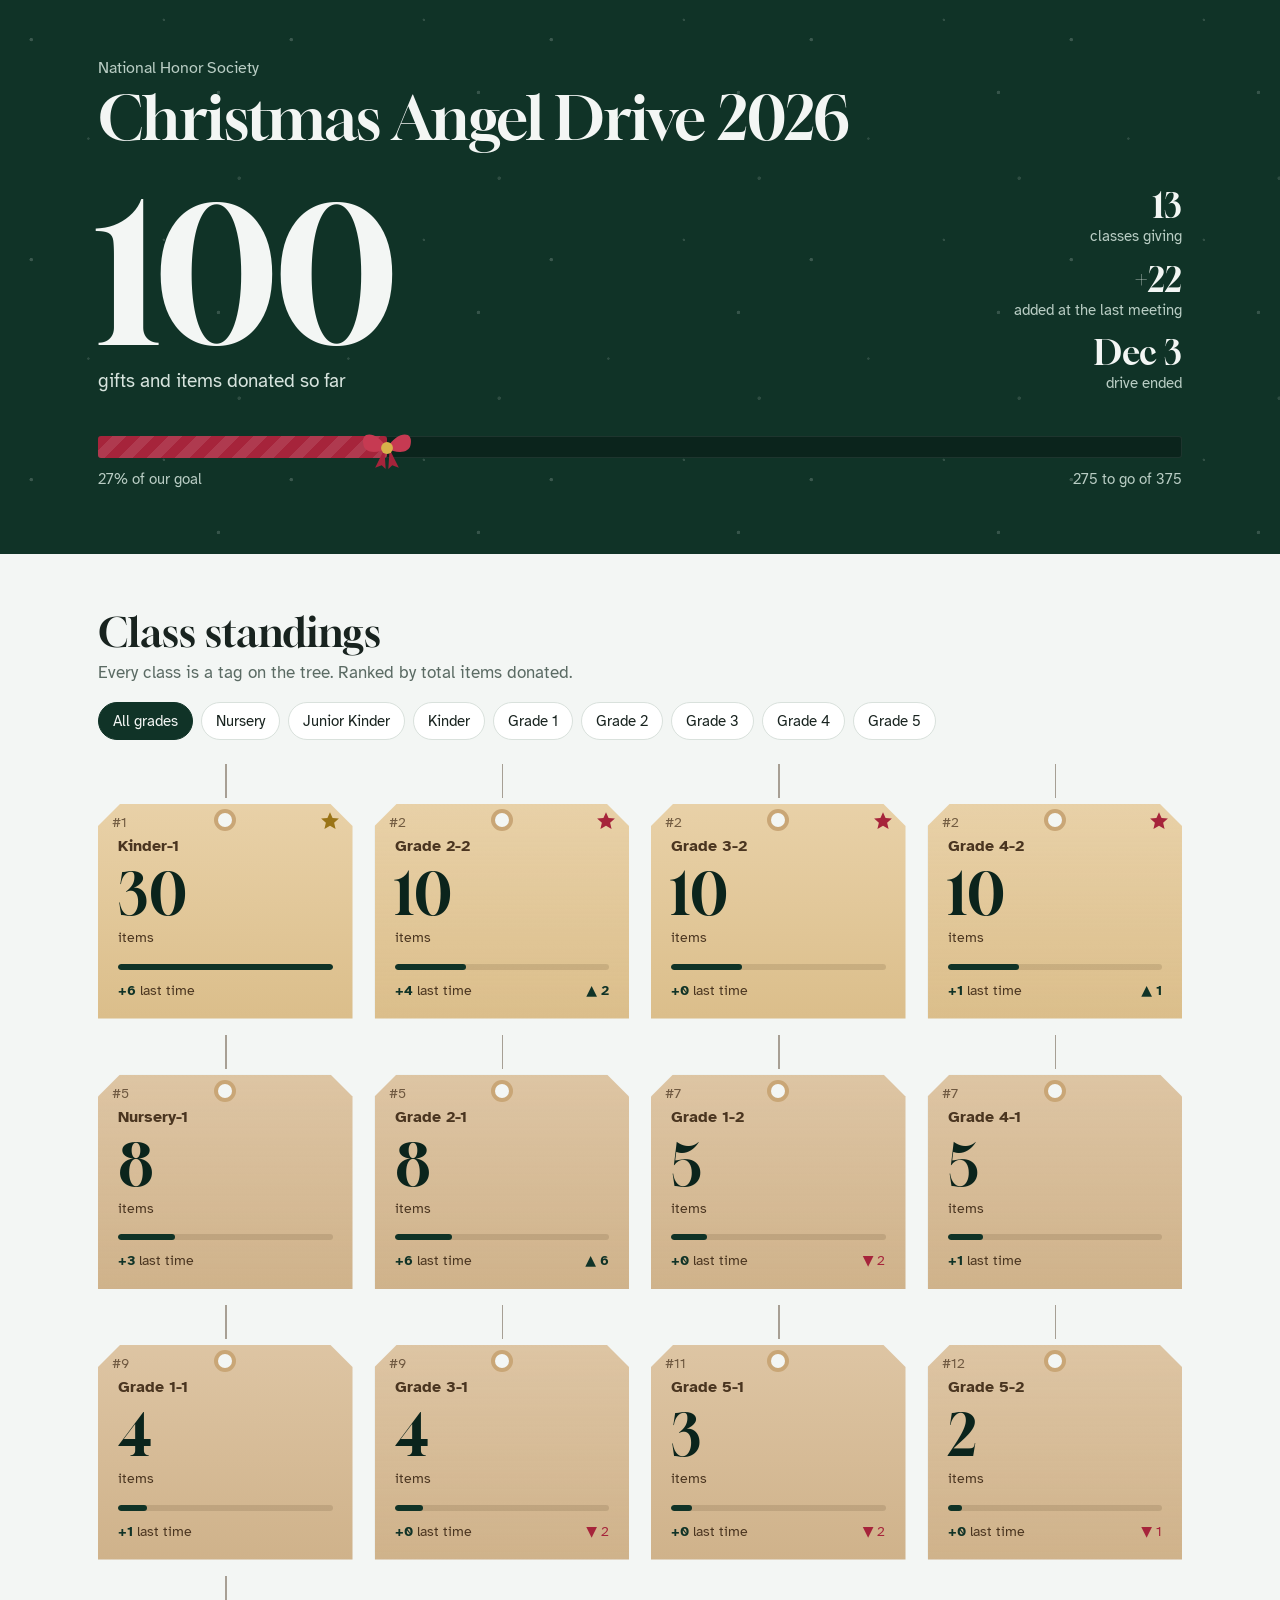
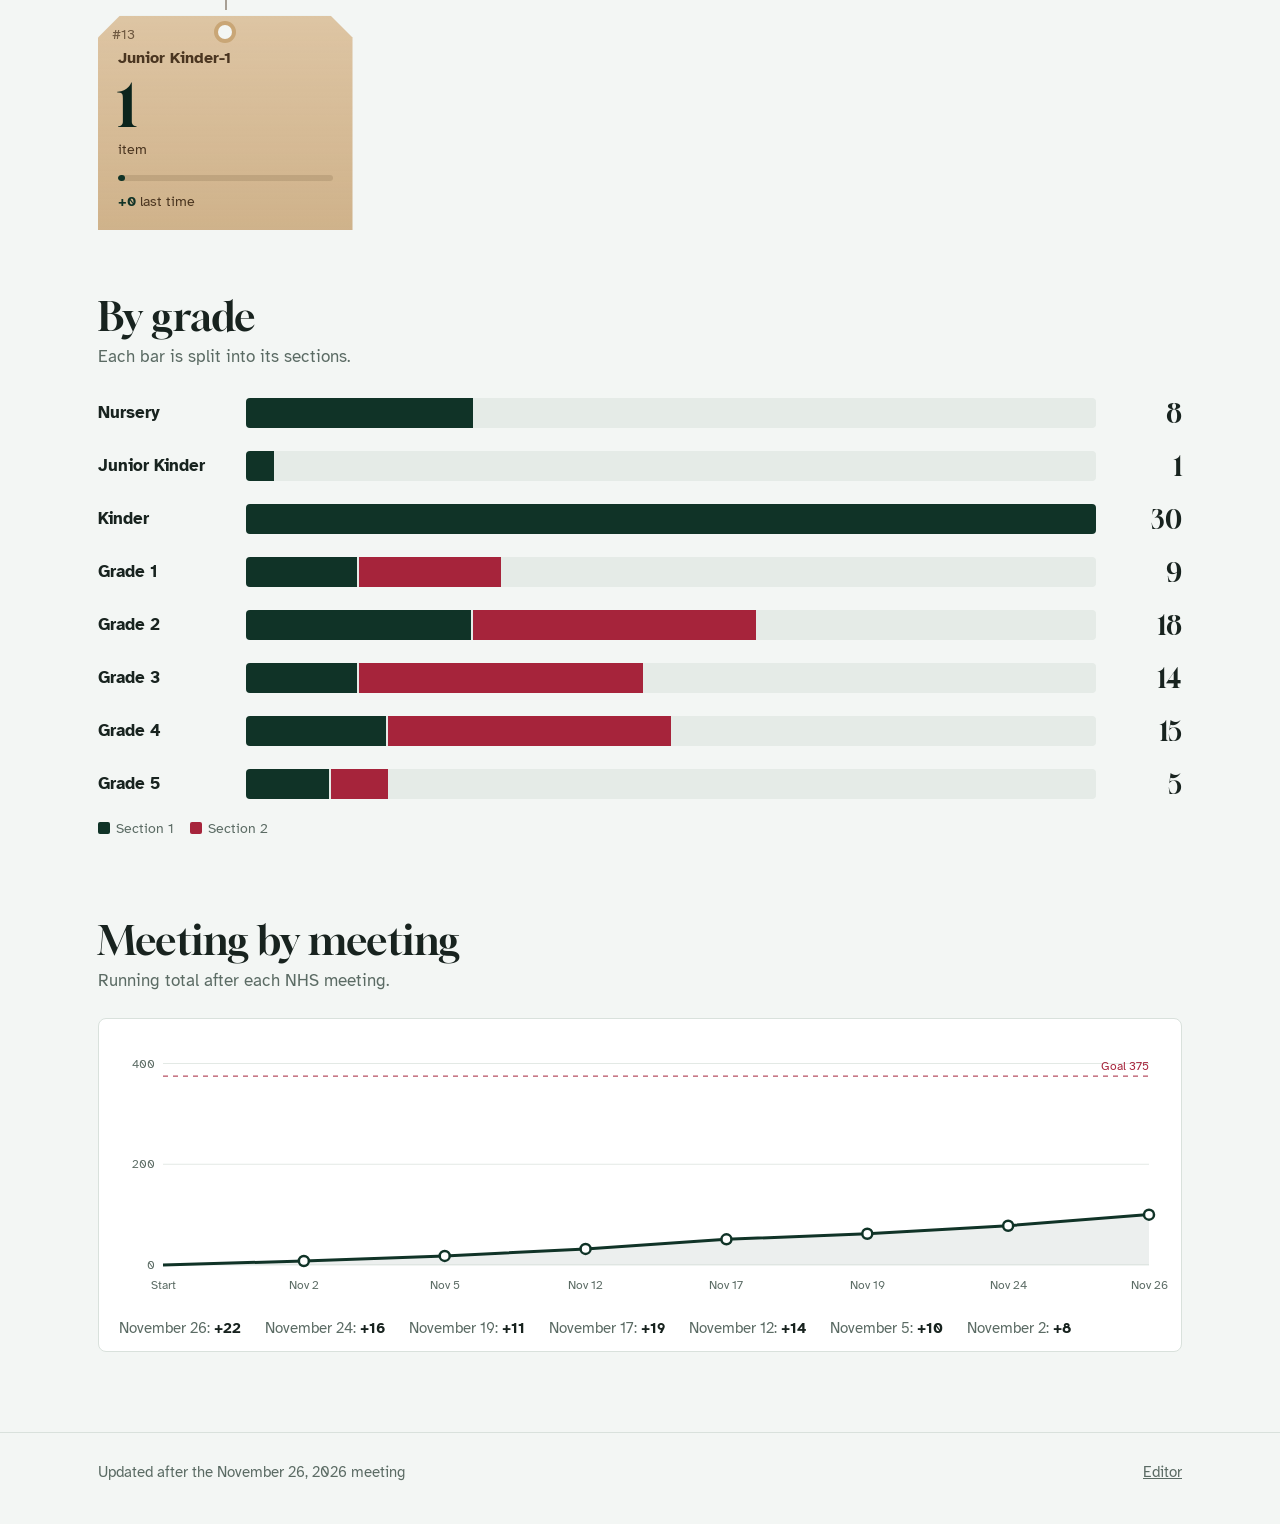
<file: index.html>
<!doctype html>
<html lang="en">
<head>
  <meta charset="utf-8">
  <meta name="viewport" content="width=device-width, initial-scale=1">
  <title>Christmas Angel Drive</title>
  <meta name="description" content="Live class standings for the National Honor Society Christmas Angel Drive.">
  <link rel="preconnect" href="https://fonts.googleapis.com">
  <link rel="preconnect" href="https://fonts.gstatic.com" crossorigin>
  <link href="https://fonts.googleapis.com/css2?family=Atkinson+Hyperlegible:wght@400;700&family=Gloock&display=swap" rel="stylesheet">
  <link rel="stylesheet" href="styles.css?v=20261102a">
  <link rel="icon" href="data:image/svg+xml,%3Csvg xmlns='http://www.w3.org/2000/svg' viewBox='0 0 32 32'%3E%3Crect width='32' height='32' rx='6' fill='%23103327'/%3E%3Cpath d='M16 5l3 7h7l-5.5 4.5 2 7.5L16 19.5 9.5 24l2-7.5L6 12h7z' fill='%23d8b24a'/%3E%3C/svg%3E">
</head>
<body>
  <div class="sample-banner" id="sample-banner" hidden>
    <div class="wrap"><p>These are sample numbers. Real totals appear after the first meeting is published from the editor.</p></div>
  </div>

  <header class="hero">
    <div class="wrap">
      <p class="org" id="org">National Honor Society</p>
      <h1 id="title">Christmas Angel Drive 2026</h1>

      <div class="hero-grid">
        <div>
          <div class="total-num" id="total">0</div>
          <div class="total-label">gifts and items donated so far</div>
        </div>
        <div class="hero-facts">
          <div class="fact"><b id="fact-classes">–</b><span>classes giving</span></div>
          <div class="fact"><b id="fact-last">–</b><span>added at the last meeting</span></div>
          <div class="fact" id="fact-days-wrap"><b id="fact-days">–</b><span id="fact-days-label">days left</span></div>
        </div>
      </div>

      <div class="ribbon" id="ribbon">
        <div class="ribbon-track" role="progressbar" aria-label="Progress toward goal" aria-valuemin="0" id="ribbon-track">
          <div class="ribbon-fill" id="ribbon-fill"></div>
          <svg class="bow" id="bow" viewBox="0 0 44 34" aria-hidden="true">
            <path d="M22 17 C14 4, 2 4, 4 14 C5 22, 16 21, 22 17Z" fill="#c63a52"/>
            <path d="M22 17 C30 4, 42 4, 40 14 C39 22, 28 21, 22 17Z" fill="#c63a52"/>
            <path d="M20 18 L13 32 L18 30 L21 33 Z M24 18 L31 32 L26 30 L23 33 Z" fill="#a6243b"/>
            <circle cx="22" cy="17" r="4.5" fill="#d8b24a"/>
          </svg>
        </div>
        <div class="ribbon-caption"><span id="goal-pct"></span><span id="goal-text"></span></div>
      </div>
    </div>
  </header>

  <main class="wrap">
    <section aria-labelledby="standings-h">
      <div class="section-head">
        <div>
          <h2 id="standings-h">Class standings</h2>
          <p class="section-note">Every class is a tag on the tree. Ranked by total items donated.</p>
        </div>
        <div class="controls" id="grade-filter" role="group" aria-label="Show grade"></div>
      </div>
      <ol class="tags" id="tags"></ol>
    </section>

    <section aria-labelledby="grades-h">
      <div class="section-head">
        <div>
          <h2 id="grades-h">By grade</h2>
          <p class="section-note">Each bar is split into its sections.</p>
        </div>
      </div>
      <ul class="grades" id="grades"></ul>
    </section>

    <section aria-labelledby="history-h">
      <div class="section-head">
        <div>
          <h2 id="history-h">Meeting by meeting</h2>
          <p class="section-note">Running total after each NHS meeting.</p>
        </div>
      </div>
      <div class="chart-card">
        <div id="chart"></div>
        <ul class="meeting-list" id="meeting-list"></ul>
      </div>
    </section>
  </main>

  <footer>
    <div class="wrap">
      <span id="updated">Not updated yet</span>
      <a href="edit.html">Editor</a>
    </div>
  </footer>

  <script src="common.js?v=20261102a"></script>
  <script src="app.js?v=20261102a"></script>
</body>
</html>
</file>
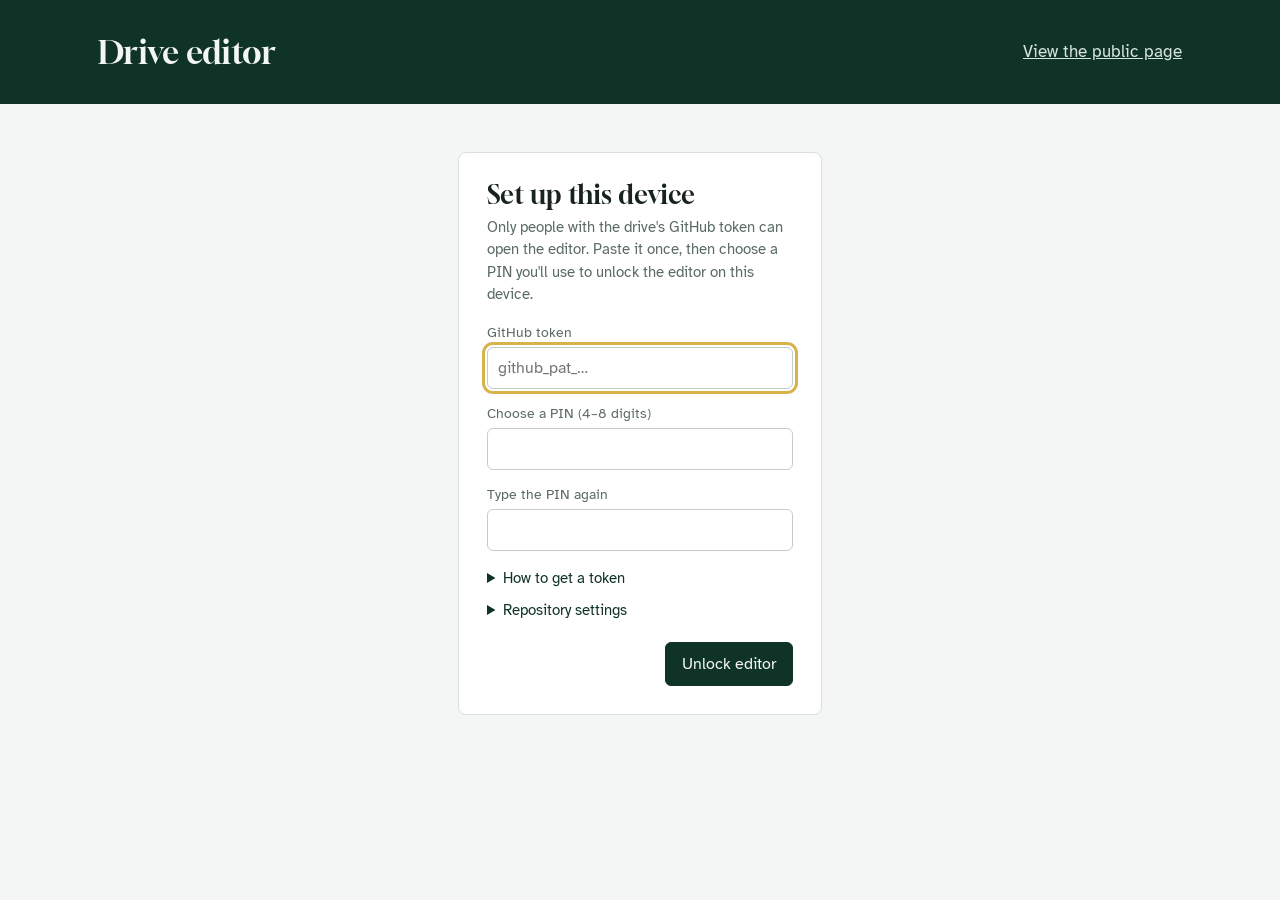
<file: edit.html>
<!doctype html>
<html lang="en">
<head>
  <meta charset="utf-8">
  <meta name="viewport" content="width=device-width, initial-scale=1">
  <title>Drive Editor</title>
  <meta name="robots" content="noindex">
  <link rel="preconnect" href="https://fonts.googleapis.com">
  <link rel="preconnect" href="https://fonts.gstatic.com" crossorigin>
  <link href="https://fonts.googleapis.com/css2?family=Atkinson+Hyperlegible:wght@400;700&family=Gloock&display=swap" rel="stylesheet">
  <link rel="stylesheet" href="styles.css?v=20261102a">
  <style>
    .ed-head { background: var(--pine); color: var(--snow); padding: 28px 0; }
    .ed-head .wrap { display: flex; flex-wrap: wrap; justify-content: space-between; align-items: center; gap: 12px; }
    .ed-head h1 { font-family: var(--display); font-weight: 400; font-size: 32px; margin: 0; }
    .ed-head a { color: #d7e4de; }
    .panel { background: var(--paper); border: 1px solid var(--line); border-radius: 8px; padding: 22px; margin-top: 24px; }
    .panel h2 { font-size: 26px; margin-bottom: 4px; }
    .panel > p.hint { margin: 0 0 16px; color: var(--muted); font-size: 15px; max-width: 70ch; }
    .row { display: flex; flex-wrap: wrap; gap: 14px; align-items: end; }
    label.f { display: grid; gap: 4px; font-size: 14px; color: var(--muted); }
    label.f.grow { flex: 1 1 220px; }
    input, select { font: inherit; font-size: 16px; padding: 8px 10px; border: 1px solid #c3cec8; border-radius: 6px; background: #fff; color: var(--ink); min-width: 0; }
    input[type=number] { width: 100%; }
    .btn { font: inherit; font-size: 16px; padding: 9px 16px; border-radius: 6px; border: 1px solid var(--pine); background: #fff; color: var(--pine); cursor: pointer; }
    .btn.primary { background: var(--pine); color: var(--snow); }
    .btn.danger { border-color: var(--cranberry); color: var(--cranberry); }
    .btn:disabled { opacity: .5; cursor: default; }
    .btn.small { font-size: 14px; padding: 5px 10px; }
    table { width: 100%; border-collapse: collapse; font-size: 16px; }
    th, td { text-align: left; padding: 8px 10px; border-bottom: 1px solid var(--line); }
    th { font-size: 14px; color: var(--muted); font-weight: 400; }
    td.num, th.num { text-align: right; font-variant-numeric: tabular-nums; }
    td.in { width: 140px; }
    td.in input { text-align: right; }
    tfoot td { font-weight: 700; border-bottom: 0; }
    .status { margin-top: 14px; font-size: 15px; padding: 10px 14px; border-radius: 6px; display: none; }
    .status.show { display: block; }
    .status.ok { background: #e3efe8; color: var(--pine); }
    .status.err { background: #f7e2e5; color: #7d1428; }
    .status.info { background: #f6efdc; color: #5a4512; }
    .grade-table td, .grade-table th { padding: 10px; }
    .grade-table select { min-width: 170px; }
    .grade-table .classes-out { color: var(--muted); font-size: 15px; }
    .publish-bar { position: sticky; bottom: 0; background: var(--snow); border-top: 1px solid var(--line); padding: 14px 0; margin-top: 32px; z-index: 5; }
    .publish-bar .wrap { display: flex; flex-wrap: wrap; gap: 12px; align-items: center; justify-content: space-between; }
    .dirty { color: var(--cranberry); font-size: 15px; }
    details summary { cursor: pointer; font-size: 15px; color: var(--pine); }
    details ol { font-size: 15px; color: var(--muted); padding-left: 20px; }
    .table-scroll { overflow-x: auto; }
    @media (max-width: 600px) {
      td.in { width: 100px; }
      th.before, td.before { display: none; }
      .grade-table .classes-out { display: none; }
      .grade-table select { min-width: 0; width: 100%; }
    }
    .lock { max-width: 460px; margin: 48px auto 0; }
    .lock .panel { padding: 28px; }
    .lock h2 { margin-bottom: 6px; }
    .lock .f { margin-top: 14px; }
    .lock input { width: 100%; }
    .pin-input { font-size: 28px; letter-spacing: .4em; text-align: center; padding: 10px; }
    .lock .actions { display: flex; flex-wrap: wrap; gap: 12px; align-items: center; justify-content: space-between; margin-top: 20px; }
    .linkish { background: none; border: 0; padding: 0; font: inherit; font-size: 15px; color: var(--pine); text-decoration: underline; cursor: pointer; }
    .ed-head .who { font-size: 14px; color: #b9cdc4; }
    .ed-head .head-actions { display: flex; gap: 16px; align-items: center; }
    .ed-head .btn { background: transparent; color: var(--snow); border-color: #6f9183; }
  </style>
</head>
<body>
  <header class="ed-head">
    <div class="wrap">
      <h1>Drive editor</h1>
      <div class="head-actions">
        <a href="./">View the public page</a>
        <button class="btn small" id="lock-btn" type="button" hidden>Lock</button>
      </div>
    </div>
  </header>

  <!-- Lock screen: shown until the PIN (or, on a new device, the token) is entered -->
  <div class="wrap lock" id="lock">

    <form class="panel" id="unlock-form" hidden autocomplete="off">
      <h2>Enter your PIN</h2>
      <p class="hint">The editor is locked.</p>
      <label class="f">PIN<input id="pin" class="pin-input" type="password" inputmode="numeric" pattern="[0-9]*" maxlength="8" autocomplete="off" aria-label="PIN"></label>
      <div class="actions">
        <button class="linkish" id="forgot-pin" type="button">Forgot PIN?</button>
        <button class="btn primary" type="submit">Unlock</button>
      </div>
      <div class="status" id="unlock-status" role="status"></div>
    </form>

    <form class="panel" id="setup-form" hidden autocomplete="off">
      <h2>Set up this device</h2>
      <p class="hint">Only people with the drive's GitHub token can open the editor. Paste it once, then choose a PIN you'll use to unlock the editor on this device.</p>
      <label class="f">GitHub token<input id="token" type="password" placeholder="github_pat_…" autocomplete="off"></label>
      <label class="f">Choose a PIN (4–8 digits)<input id="new-pin" type="password" inputmode="numeric" pattern="[0-9]*" maxlength="8" autocomplete="new-password"></label>
      <label class="f">Type the PIN again<input id="new-pin2" type="password" inputmode="numeric" pattern="[0-9]*" maxlength="8" autocomplete="new-password"></label>
      <details style="margin-top:16px">
        <summary>How to get a token</summary>
        <ol>
          <li>On GitHub, open Settings, then Developer settings, then Personal access tokens, then <b>Fine-grained tokens</b>, and choose Generate new token.</li>
          <li>Under Repository access, pick <b>Only select repositories</b> and choose this site's repository.</li>
          <li>Under Repository permissions, set <b>Contents</b> to Read and write.</li>
          <li>Set the expiration to after the drive ends, generate it, and paste it above.</li>
        </ol>
      </details>
      <details style="margin-top:10px">
        <summary>Repository settings</summary>
        <div class="row" style="margin-top:10px">
          <label class="f grow">Repository (owner/name)<input id="repo" placeholder="owner/repository" autocomplete="off"></label>
          <label class="f">Branch<input id="branch" value="main" size="8"></label>
        </div>
      </details>
      <div class="actions">
        <span></span>
        <button class="btn primary" type="submit">Unlock editor</button>
      </div>
      <div class="status" id="setup-status" role="status"></div>
    </form>
  </div>

  <div id="editor" hidden>
  <main class="wrap">
    <div class="status" id="conn-status" role="status" style="margin-top:24px"></div>

    <section class="panel" aria-labelledby="meet-h">
      <h2 id="meet-h">1. Enter this meeting's donations</h2>
      <p class="hint">Type how many items each class brought in at this meeting. To fix a number, type the class's correct total in the Total column instead. To change an earlier meeting, choose it from the list.</p>
      <div class="row">
        <label class="f">Meeting<select id="meeting-pick"></select></label>
        <label class="f">Date<input type="date" id="meeting-date"></label>
        <button class="btn small danger" id="delete-meeting" type="button">Delete this meeting</button>
      </div>
      <div class="table-scroll" style="margin-top:18px">
        <table>
          <thead><tr><th>Class</th><th class="num before">Before</th><th class="num">This meeting</th><th class="num">Total</th></tr></thead>
          <tbody id="entry-body"></tbody>
          <tfoot><tr><td>All classes</td><td class="num before" id="sum-before"></td><td class="num" id="sum-add"></td><td class="num" id="sum-after"></td></tr></tfoot>
        </table>
      </div>
    </section>

    <section class="panel" aria-labelledby="cls-h">
      <h2 id="cls-h">2. Classes</h2>
      <p class="hint">Choose how many sections each grade has. Lowering the number removes the last section and its counts.</p>
      <div class="table-scroll">
        <table class="grade-table">
          <thead><tr><th>Grade</th><th>Sections</th><th class="classes-out">Shows on the site as</th></tr></thead>
          <tbody id="grade-body"></tbody>
        </table>
      </div>
    </section>

    <section class="panel" aria-labelledby="set-h">
      <h2 id="set-h">3. Drive settings</h2>
      <div class="row">
        <label class="f grow">Drive name<input id="s-name"></label>
        <label class="f grow">Organization<input id="s-org"></label>
        <label class="f">Year<input id="s-year" type="number" style="width:100px"></label>
      </div>
      <div class="row" style="margin-top:14px">
        <label class="f">Goal (items)<input id="s-goal" type="number" min="0" style="width:140px"></label>
        <label class="f">Last day of the drive<input id="s-end" type="date"></label>
        <label style="display:flex;gap:8px;align-items:center;font-size:15px"><input type="checkbox" id="s-sample"> Show the "sample numbers" banner</label>
      </div>
      <div class="row" style="margin-top:18px">
        <button class="btn danger" id="clear-all" type="button">Start fresh (delete all meetings)</button>
      </div>
    </section>
  </main>

  <div class="publish-bar">
    <div class="wrap">
      <span id="dirty" class="dirty"></span>
      <div class="row">
        <button class="btn" id="download" type="button">Download data.json</button>
        <button class="btn primary" id="publish" type="button">Publish to site</button>
      </div>
    </div>
    <div class="wrap"><div class="status" id="pub-status" role="status" style="flex:1"></div></div>
  </div>
  </div>

  <script src="common.js?v=20261102a"></script>
  <script src="edit.js?v=20261102a"></script>
</body>
</html>
</file>
<file: styles.css>
:root {
  --pine: #103327;
  --pine-2: #17463a;
  --pine-ink: #0b241c;
  --snow: #f3f6f4;
  --paper: #ffffff;
  --kraft: #d6b88f;
  --kraft-2: #c9a676;
  --kraft-ink: #4a3520;
  --cranberry: #a6243b;
  --cranberry-2: #c63a52;
  --gold: #d8b24a;
  --ink: #18231f;
  --muted: #5b6b64;
  --line: #d9e1dc;
  --display: "Gloock", Georgia, serif;
  --body: "Atkinson Hyperlegible", system-ui, sans-serif;
  --gutter: clamp(16px, 4vw, 48px);
}

* { box-sizing: border-box; }

html { -webkit-text-size-adjust: 100%; }

body {
  margin: 0;
  background: var(--snow);
  color: var(--ink);
  font-family: var(--body);
  font-size: 17px;
  line-height: 1.5;
}

a { color: inherit; }

:focus-visible {
  outline: 3px solid var(--gold);
  outline-offset: 2px;
}

.wrap {
  max-width: 1180px;
  margin: 0 auto;
  padding: 0 var(--gutter);
}

/* ---------- Hero ---------- */

.hero {
  background: var(--pine);
  color: var(--snow);
  position: relative;
  overflow: hidden;
  padding: 56px 0 64px;
}

.hero::before {
  /* faint falling-snow texture, static */
  content: "";
  position: absolute;
  inset: 0;
  background-image:
    radial-gradient(circle at 12% 18%, rgba(255,255,255,.18) 0 1.5px, transparent 2px),
    radial-gradient(circle at 63% 9%, rgba(255,255,255,.14) 0 1px, transparent 1.5px),
    radial-gradient(circle at 84% 42%, rgba(255,255,255,.16) 0 1.5px, transparent 2px),
    radial-gradient(circle at 34% 63%, rgba(255,255,255,.12) 0 1px, transparent 1.5px),
    radial-gradient(circle at 92% 81%, rgba(255,255,255,.12) 0 1.5px, transparent 2px);
  background-size: 260px 220px;
  pointer-events: none;
}

.hero .wrap { position: relative; }

.org {
  margin: 0 0 6px;
  font-size: 16px;
  color: #b9cdc4;
}

.hero h1 {
  font-family: var(--display);
  font-weight: 400;
  font-size: clamp(34px, 6vw, 60px);
  line-height: 1.05;
  margin: 0;
  letter-spacing: -0.01em;
}

.hero-grid {
  display: grid;
  grid-template-columns: 1fr auto;
  gap: 32px;
  align-items: end;
  margin-top: 40px;
}

.total-num {
  font-family: var(--display);
  font-size: clamp(88px, 17vw, 190px);
  line-height: .85;
  letter-spacing: -0.03em;
  font-variant-numeric: lining-nums tabular-nums;
}

.total-label {
  margin-top: 12px;
  font-size: 19px;
  color: #d7e4de;
}

.hero-facts {
  display: grid;
  gap: 14px;
  text-align: right;
  min-width: 190px;
}

.fact b {
  display: block;
  font-family: var(--display);
  font-weight: 400;
  font-size: 34px;
  line-height: 1;
  color: var(--snow);
}

.fact span { font-size: 15px; color: #b9cdc4; }

/* Goal ribbon */

.ribbon {
  margin-top: 40px;
}

.ribbon-track {
  position: relative;
  height: 22px;
  background: var(--pine-ink);
  border-radius: 3px;
  box-shadow: inset 0 0 0 1px rgba(255,255,255,.08);
}

.ribbon-fill {
  position: absolute;
  inset: 0 auto 0 0;
  width: 0;
  background:
    repeating-linear-gradient(135deg, transparent 0 10px, rgba(255,255,255,.10) 10px 20px),
    var(--cranberry);
  border-radius: 3px;
  transition: width 1.4s cubic-bezier(.2,.7,.2,1);
}

.bow {
  position: absolute;
  top: 55%;
  left: 0;
  width: 58px;
  height: 45px;
  transform: translate(-50%, -50%);
  transition: left 1.4s cubic-bezier(.2,.7,.2,1);
}

.ribbon-caption {
  display: flex;
  justify-content: space-between;
  margin-top: 10px;
  font-size: 15px;
  color: #b9cdc4;
}

.sample-banner {
  background: var(--gold);
  color: var(--pine-ink);
  font-size: 15px;
  padding: 10px 0;
}

.sample-banner p { margin: 0; }

/* ---------- Sections ---------- */

main section { padding: 56px 0 8px; }

.section-head {
  display: flex;
  flex-wrap: wrap;
  justify-content: space-between;
  align-items: end;
  gap: 16px;
  margin-bottom: 24px;
}

h2 {
  font-family: var(--display);
  font-weight: 400;
  font-size: clamp(28px, 4vw, 40px);
  line-height: 1.1;
  margin: 0;
}

.section-note { margin: 6px 0 0; color: var(--muted); max-width: 60ch; }

.controls { display: flex; flex-wrap: wrap; gap: 8px; }

.chip {
  font: inherit;
  font-size: 15px;
  border: 1px solid var(--line);
  background: var(--paper);
  color: var(--ink);
  padding: 7px 14px;
  border-radius: 999px;
  cursor: pointer;
}

.chip[aria-pressed="true"] {
  background: var(--pine);
  border-color: var(--pine);
  color: var(--snow);
}

/* ---------- Gift tags ---------- */

.tags {
  list-style: none;
  margin: 0;
  padding: 18px 0 0;
  display: grid;
  grid-template-columns: repeat(auto-fill, minmax(200px, 1fr));
  gap: 34px 22px;
}

.tag {
  position: relative;
  padding-top: 22px;
}

/* the string */
.tag::before {
  content: "";
  position: absolute;
  top: -18px;
  left: 50%;
  width: 1.5px;
  height: 34px;
  background: var(--kraft-ink);
  opacity: .45;
}

.tag-body {
  position: relative;
  background:
    linear-gradient(180deg, rgba(255,255,255,.18), rgba(0,0,0,.03)),
    var(--kraft);
  color: var(--kraft-ink);
  padding: 30px 20px 18px;
  clip-path: polygon(22px 0, calc(100% - 22px) 0, 100% 22px, 100% 100%, 0 100%, 0 22px);
  filter: drop-shadow(0 6px 10px rgba(16,51,39,.12));
}

/* the reinforced hole */
.tag-body::before {
  content: "";
  position: absolute;
  top: 9px;
  left: 50%;
  width: 14px;
  height: 14px;
  margin-left: -7px;
  border-radius: 50%;
  background: var(--snow);
  box-shadow: 0 0 0 4px var(--kraft-2);
}

.tag-rank {
  position: absolute;
  top: 8px;
  left: 14px;
  font-size: 14px;
  opacity: .75;
}

.tag-star {
  position: absolute;
  top: 6px;
  right: 12px;
  width: 22px;
  height: 22px;
  color: var(--cranberry);
}

.tag-star.gold { color: #9a7417; }

.tag-name {
  font-size: 16px;
  margin: 0;
}

.tag-name strong { font-weight: 700; }

.tag-count {
  font-family: var(--display);
  font-size: 58px;
  line-height: 1;
  margin: 6px 0 2px;
  color: var(--pine-ink);
  font-variant-numeric: lining-nums tabular-nums;
}

.tag-unit { font-size: 14px; }

.tag-bar {
  height: 6px;
  background: rgba(74,53,32,.15);
  border-radius: 3px;
  margin: 14px 0 10px;
  overflow: hidden;
}

.tag-bar i {
  display: block;
  height: 100%;
  background: var(--pine);
  border-radius: 3px;
}

.tag-delta {
  font-size: 14px;
  display: flex;
  justify-content: space-between;
  gap: 8px;
}

.tag-delta .up { color: var(--pine); font-weight: 700; }
.tag-delta .mv { white-space: nowrap; font-weight: 700; }
.tag-delta .mv.down { color: var(--cranberry); font-weight: 400; }

.tag.top .tag-body { background: linear-gradient(180deg, rgba(255,255,255,.22), rgba(0,0,0,.03)), #e2c48f; }

.empty {
  padding: 40px 24px;
  border: 1.5px dashed var(--line);
  border-radius: 8px;
  color: var(--muted);
  text-align: center;
}

/* ---------- Grades ---------- */

.grades {
  display: grid;
  gap: 14px;
  margin: 0;
  padding: 0;
  list-style: none;
}

.grade-row {
  display: grid;
  grid-template-columns: 132px 1fr 70px;
  gap: 16px;
  align-items: center;
}

.grade-row .g-name { font-weight: 700; }

.grade-track {
  height: 30px;
  background: #e5ebe7;
  border-radius: 4px;
  overflow: hidden;
  display: flex;
}

.grade-track span {
  display: block;
  height: 100%;
  border-right: 2px solid #e5ebe7;
}

.grade-track span:last-child { border-right: 0; }

.g-total {
  font-family: var(--display);
  font-size: 26px;
  text-align: right;
  font-variant-numeric: tabular-nums;
}

.grade-legend { margin-top: 14px; font-size: 14px; color: var(--muted); }

/* ---------- Chart ---------- */

.chart-card {
  background: var(--paper);
  border: 1px solid var(--line);
  border-radius: 8px;
  padding: 20px 20px 12px;
}

.chart-card svg { width: 100%; height: auto; display: block; overflow: visible; }

.chart-card text { font-family: var(--body); fill: var(--muted); font-size: 12px; }

.meeting-list {
  margin: 18px 0 0;
  padding: 0;
  list-style: none;
  display: flex;
  flex-wrap: wrap;
  gap: 8px 24px;
  font-size: 15px;
  color: var(--muted);
}

.meeting-list b { color: var(--ink); }

/* ---------- Footer ---------- */

footer {
  margin-top: 72px;
  padding: 28px 0 40px;
  border-top: 1px solid var(--line);
  color: var(--muted);
  font-size: 15px;
}

footer .wrap { display: flex; flex-wrap: wrap; justify-content: space-between; gap: 12px; }

/* ---------- Responsive ---------- */

@media (max-width: 720px) {
  .hero { padding: 40px 0 48px; }
  .hero-grid { grid-template-columns: 1fr; gap: 24px; }
  .hero-facts { text-align: left; grid-template-columns: repeat(3, auto); justify-content: start; gap: 28px; }
  .fact b { font-size: 28px; }
  .tags { grid-template-columns: repeat(2, 1fr); gap: 30px 14px; }
  .tag-body { padding: 30px 14px 16px; }
  .tag-count { font-size: 46px; }
  .grade-row { grid-template-columns: 76px 1fr 48px; gap: 10px; }
  .grade-row .g-name { font-size: 15px; line-height: 1.2; }
  .g-total { font-size: 22px; }
}

@media (prefers-reduced-motion: reduce) {
  .ribbon-fill, .bow { transition: none; }
}
</file>
